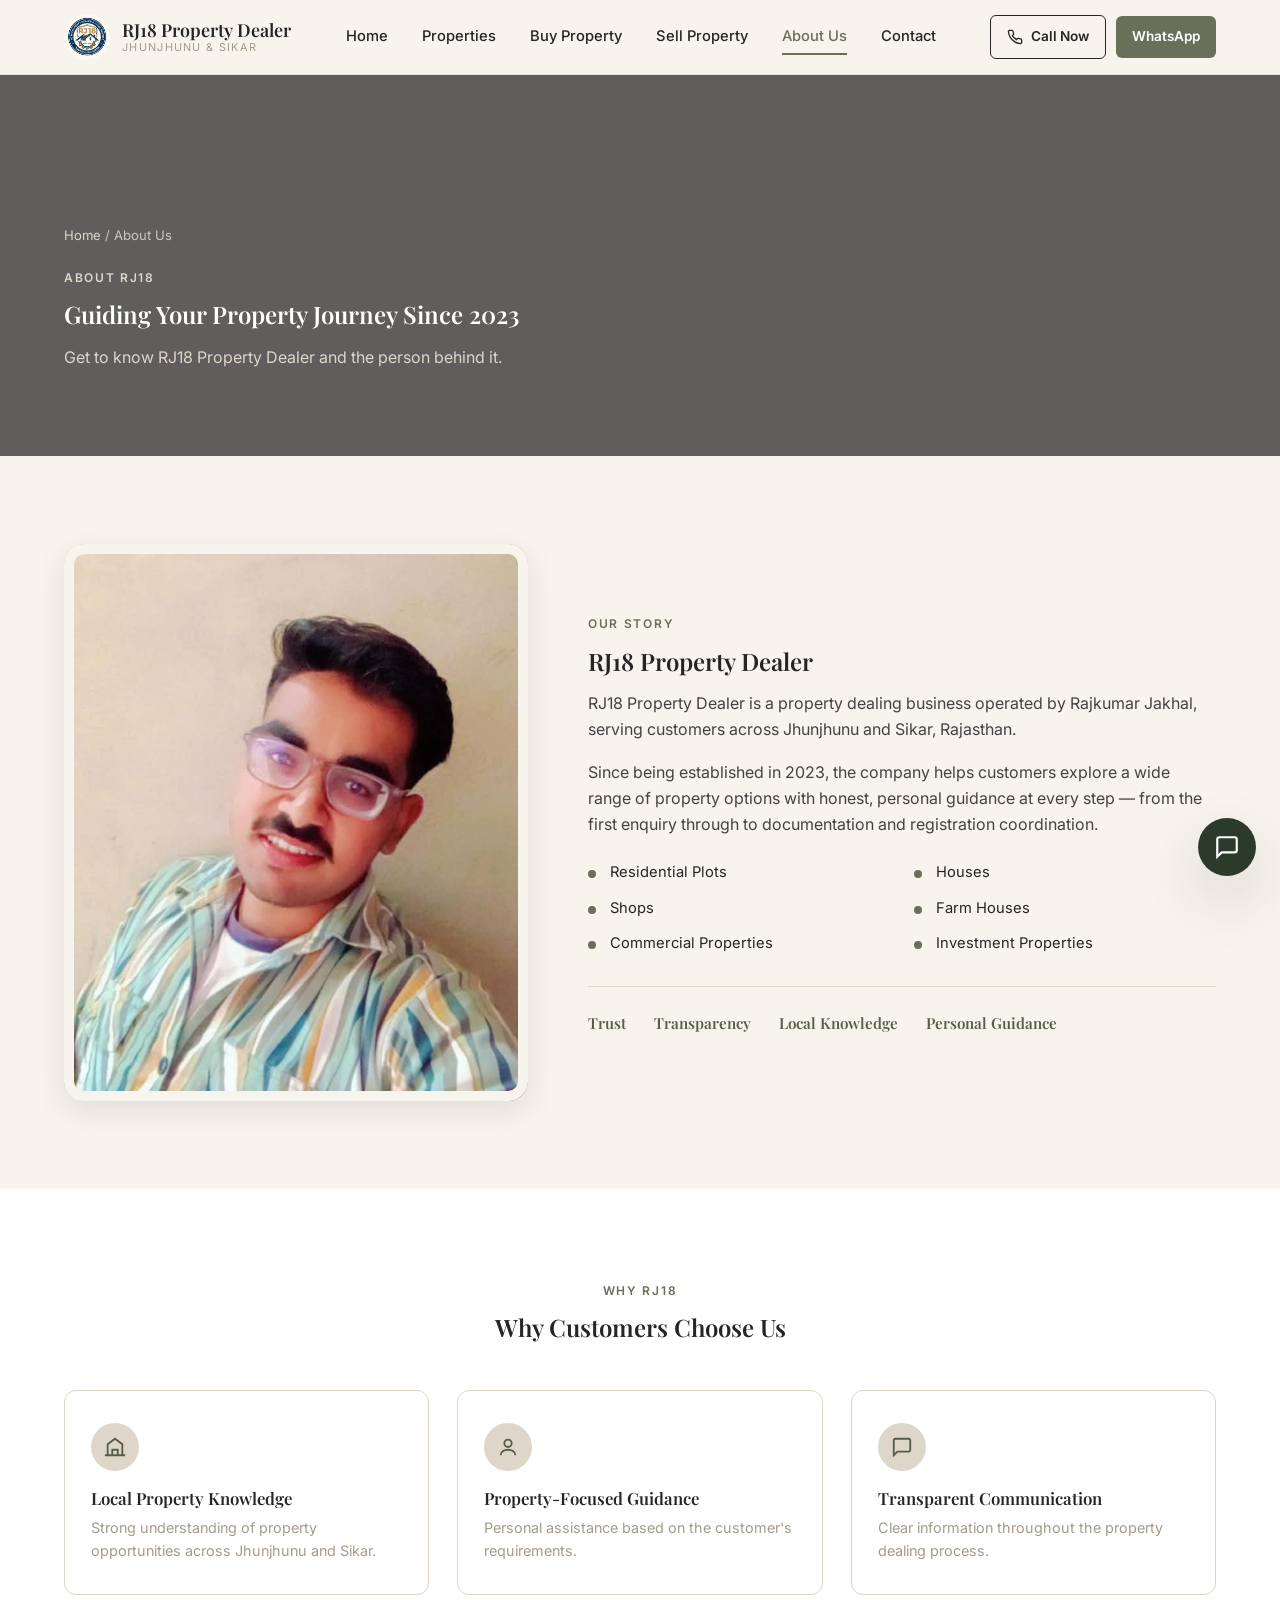
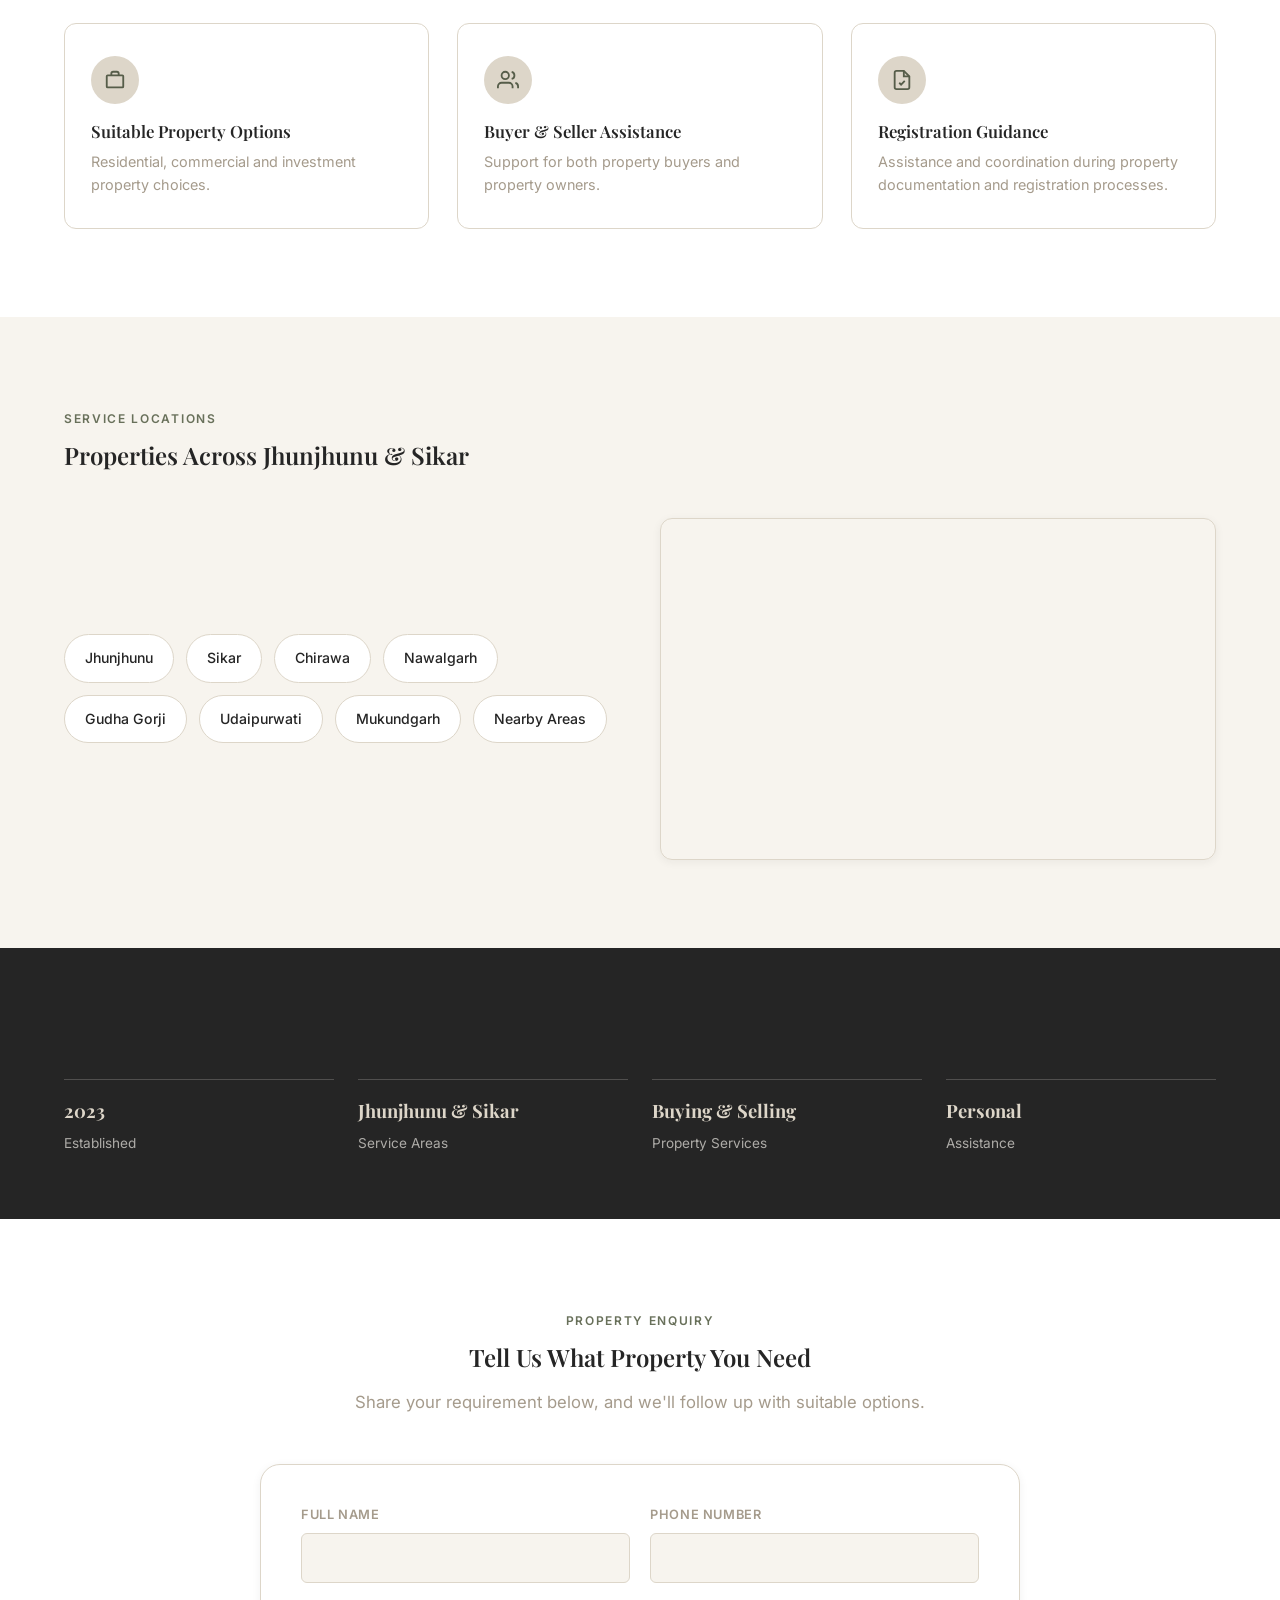
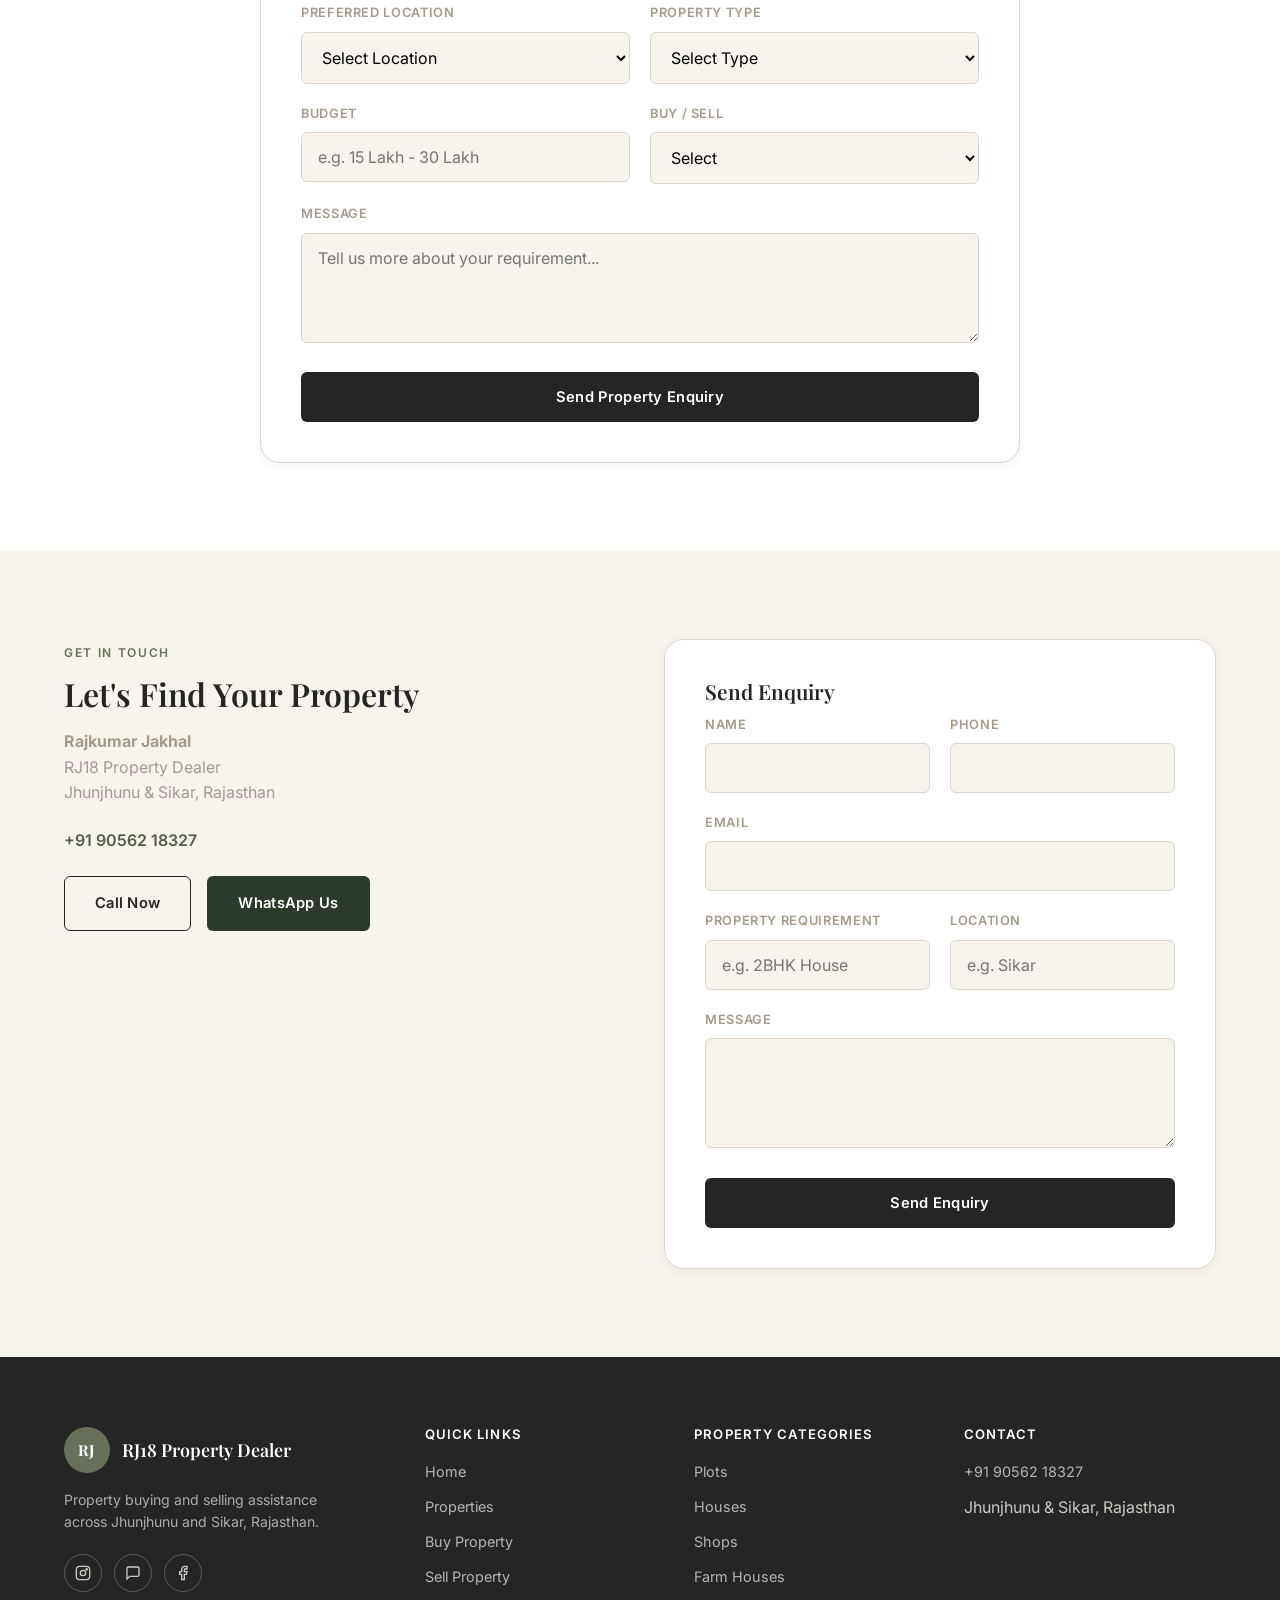
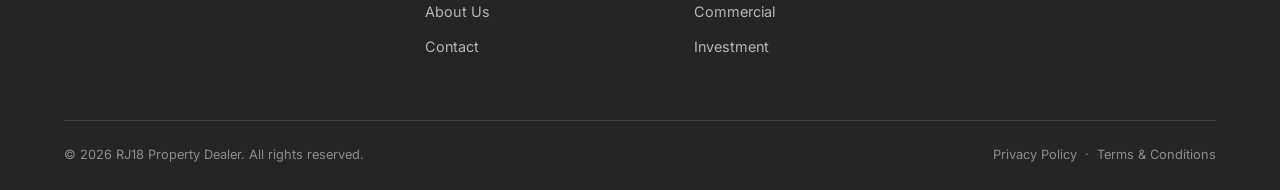
<file: about.html>
<!DOCTYPE html>
<html lang="en">
<head>
<meta charset="UTF-8">
<meta name="viewport" content="width=device-width, initial-scale=1.0">
<title>About Us &amp; Contact | RJ18 Property Dealer — Jhunjhunu &amp; Sikar</title>
<meta name="description" content="Learn about RJ18 Property Dealer, operated by Rajkumar Jakhal, and get in touch for property buying, selling and consultation across Jhunjhunu and Sikar.">
<link rel="preconnect" href="https://fonts.googleapis.com">
<link href="https://fonts.googleapis.com/css2?family=Playfair+Display:wght@500;600;700&family=Inter:wght@400;500;600;700&display=swap" rel="stylesheet">
<link rel="stylesheet" href="style.css?v=2">
</head>
<body>

<header class="site-header">
  <div class="header-inner">
    <a href="index.html" class="brand">
      <div class="brand-mark"><img src="images/logo.png" alt="RJ18 Property Dealer Logo"></div>
      <div class="brand-text">
        <span class="brand-name">RJ18 Property Dealer</span>
        <span class="brand-sub">Jhunjhunu &amp; Sikar</span>
      </div>
    </a>
    <nav class="main-nav" id="mainNav">
      <a href="index.html">Home</a>
      <a href="properties.html">Properties</a>
      <a href="buy-property.html">Buy Property</a>
      <a href="sell-property.html">Sell Property</a>
      <a href="about.html" class="active">About Us</a>
      <a href="about.html#contact">Contact</a>
    </nav>
    <div class="header-actions">
      <a href="#" data-call class="icon-btn call-btn">
        <svg width="16" height="16" viewBox="0 0 24 24" fill="none" stroke="currentColor" stroke-width="2"><path d="M22 16.92v3a2 2 0 0 1-2.18 2 19.79 19.79 0 0 1-8.63-3.07 19.5 19.5 0 0 1-6-6 19.79 19.79 0 0 1-3.07-8.67A2 2 0 0 1 4.11 2h3a2 2 0 0 1 2 1.72c.127.96.362 1.903.7 2.81a2 2 0 0 1-.45 2.11L8.09 9.91a16 16 0 0 0 6 6l1.27-1.27a2 2 0 0 1 2.11-.45c.907.338 1.85.573 2.81.7A2 2 0 0 1 22 16.92z"/></svg>
        <span class="call-label">Call Now</span>
      </a>
      <a href="#" data-wa class="icon-btn wa-btn">WhatsApp</a>
      <button class="menu-toggle" id="menuToggle" aria-label="Toggle menu" aria-expanded="false"><span></span><span></span><span></span></button>
    </div>
  </div>
</header>

<section class="page-hero" style="background-image:url('https://images.unsplash.com/photo-1592595896616-c37162298647?auto=format&fit=crop&w=1800&q=80');">
  <div class="container">
    <div class="breadcrumb"><a href="index.html">Home</a> / About Us</div>
    <span class="eyebrow">About RJ18</span>
    <h1>Guiding Your Property Journey Since 2023</h1>
    <p>Get to know RJ18 Property Dealer and the person behind it.</p>
  </div>
</section>

<!-- ===================== ABOUT SPLIT ===================== -->
<section class="section">
  <div class="container about-split">
    <div class="about-photo reveal">
      <img src="images/rajkumar-jakhal.jpg" alt="Rajkumar Jakhal, Proprietor of RJ18 Property Dealer">
    </div>
    <div class="about-copy reveal">
      <span class="eyebrow">Our Story</span>
      <h2>RJ18 Property Dealer</h2>
      <p>RJ18 Property Dealer is a property dealing business operated by Rajkumar Jakhal, serving customers across Jhunjhunu and Sikar, Rajasthan.</p>
      <p>Since being established in 2023, the company helps customers explore a wide range of property options with honest, personal guidance at every step — from the first enquiry through to documentation and registration coordination.</p>
      <ul class="about-list">
        <li>Residential Plots</li>
        <li>Houses</li>
        <li>Shops</li>
        <li>Farm Houses</li>
        <li>Commercial Properties</li>
        <li>Investment Properties</li>
      </ul>
      <div class="about-values">
        <div>Trust</div><div>Transparency</div><div>Local Knowledge</div><div>Personal Guidance</div>
      </div>
    </div>
  </div>
</section>

<!-- ===================== WHY CHOOSE RJ18 ===================== -->
<section class="section" style="background:var(--white);">
  <div class="container">
    <div class="section-head center reveal">
      <span class="eyebrow">Why RJ18</span>
      <h2>Why Customers Choose Us</h2>
    </div>
    <div class="features-grid">
      <div class="feature-card reveal">
        <div class="feature-icon"><svg width="22" height="22" viewBox="0 0 24 24" fill="none" stroke="currentColor" stroke-width="2"><path d="M1 21h22M4 21V9l8-6 8 6v12M9 21v-6h6v6"/></svg></div>
        <h3>Local Property Knowledge</h3>
        <p>Strong understanding of property opportunities across Jhunjhunu and Sikar.</p>
      </div>
      <div class="feature-card reveal">
        <div class="feature-icon"><svg width="22" height="22" viewBox="0 0 24 24" fill="none" stroke="currentColor" stroke-width="2"><circle cx="12" cy="8" r="4"/><path d="M4 21c0-4 4-6 8-6s8 2 8 6"/></svg></div>
        <h3>Property-Focused Guidance</h3>
        <p>Personal assistance based on the customer's requirements.</p>
      </div>
      <div class="feature-card reveal">
        <div class="feature-icon"><svg width="22" height="22" viewBox="0 0 24 24" fill="none" stroke="currentColor" stroke-width="2"><path d="M21 15a2 2 0 0 1-2 2H7l-4 4V5a2 2 0 0 1 2-2h14a2 2 0 0 1 2 2z"/></svg></div>
        <h3>Transparent Communication</h3>
        <p>Clear information throughout the property dealing process.</p>
      </div>
      <div class="feature-card reveal">
        <div class="feature-icon"><svg width="22" height="22" viewBox="0 0 24 24" fill="none" stroke="currentColor" stroke-width="2"><rect x="3" y="7" width="18" height="13" rx="1"/><path d="M8 7V5a2 2 0 0 1 2-2h4a2 2 0 0 1 2 2v2"/></svg></div>
        <h3>Suitable Property Options</h3>
        <p>Residential, commercial and investment property choices.</p>
      </div>
      <div class="feature-card reveal">
        <div class="feature-icon"><svg width="22" height="22" viewBox="0 0 24 24" fill="none" stroke="currentColor" stroke-width="2"><path d="M17 21v-2a4 4 0 0 0-4-4H5a4 4 0 0 0-4 4v2"/><circle cx="9" cy="7" r="4"/><path d="M23 21v-2a4 4 0 0 0-3-3.87M16 3.13a4 4 0 0 1 0 7.75"/></svg></div>
        <h3>Buyer &amp; Seller Assistance</h3>
        <p>Support for both property buyers and property owners.</p>
      </div>
      <div class="feature-card reveal">
        <div class="feature-icon"><svg width="22" height="22" viewBox="0 0 24 24" fill="none" stroke="currentColor" stroke-width="2"><path d="M14 2H6a2 2 0 0 0-2 2v16a2 2 0 0 0 2 2h12a2 2 0 0 0 2-2V8z"/><path d="M14 2v6h6M9 15l2 2 4-4"/></svg></div>
        <h3>Registration Guidance</h3>
        <p>Assistance and coordination during property documentation and registration processes.</p>
      </div>
    </div>
  </div>
</section>

<!-- ===================== SERVICE LOCATIONS ===================== -->
<section class="section">
  <div class="container">
    <div class="section-head reveal">
      <span class="eyebrow">Service Locations</span>
      <h2>Properties Across Jhunjhunu &amp; Sikar</h2>
    </div>
    <div class="locations-wrap">
      <div class="location-chips reveal">
        <span class="location-chip">Jhunjhunu</span>
        <span class="location-chip">Sikar</span>
        <span class="location-chip">Chirawa</span>
        <span class="location-chip">Nawalgarh</span>
        <span class="location-chip">Gudha Gorji</span>
        <span class="location-chip">Udaipurwati</span>
        <span class="location-chip">Mukundgarh</span>
        <span class="location-chip">Nearby Areas</span>
      </div>
      <div class="map-embed reveal">
        <iframe src="https://www.google.com/maps?q=Jhunjhunu,Rajasthan&output=embed" loading="lazy" referrerpolicy="no-referrer-when-downgrade" title="RJ18 Property Dealer service area map"></iframe>
      </div>
    </div>
  </div>
</section>

<!-- ===================== TRUST STRIP ===================== -->
<section class="trust-strip">
  <div class="container">
    <h2 class="reveal">Your Property Journey, Guided With Trust.</h2>
    <div class="trust-facts">
      <div class="trust-fact reveal"><strong>2023</strong><span>Established</span></div>
      <div class="trust-fact reveal"><strong>Jhunjhunu &amp; Sikar</strong><span>Service Areas</span></div>
      <div class="trust-fact reveal"><strong>Buying &amp; Selling</strong><span>Property Services</span></div>
      <div class="trust-fact reveal"><strong>Personal</strong><span>Assistance</span></div>
    </div>
  </div>
</section>

<!-- ===================== PROPERTY ENQUIRY ===================== -->
<section class="section" style="background:var(--white);">
  <div class="container">
    <div class="section-head center reveal">
      <span class="eyebrow">Property Enquiry</span>
      <h2>Tell Us What Property You Need</h2>
      <p>Share your requirement below, and we'll follow up with suitable options.</p>
    </div>
    <div class="reveal" style="max-width:760px; margin:0 auto;">
      <div class="form-card">
        <form data-form="enquiry">
          <div class="form-grid">
            <div>
              <label for="e-name">Full Name</label>
              <input type="text" id="e-name" name="name" required>
            </div>
            <div>
              <label for="e-phone">Phone Number</label>
              <input type="tel" id="e-phone" name="phone" pattern="[0-9+\s-]{7,15}" required>
            </div>
            <div>
              <label for="e-location">Preferred Location</label>
              <select id="e-location" name="location">
                <option value="">Select Location</option>
                <option>Jhunjhunu</option>
                <option>Sikar</option>
                <option>Chirawa</option>
                <option>Nawalgarh</option>
                <option>Gudha Gorji</option>
                <option>Udaipurwati</option>
                <option>Mukundgarh</option>
              </select>
            </div>
            <div>
              <label for="e-type">Property Type</label>
              <select id="e-type" name="propertyType">
                <option value="">Select Type</option>
                <option>Plot</option>
                <option>House</option>
                <option>Shop</option>
                <option>Farm House</option>
                <option>Commercial</option>
                <option>Investment</option>
              </select>
            </div>
            <div>
              <label for="e-budget">Budget</label>
              <input type="text" id="e-budget" name="budget" placeholder="e.g. 15 Lakh - 30 Lakh">
            </div>
            <div>
              <label for="e-purpose">Buy / Sell</label>
              <select id="e-purpose" name="purpose">
                <option value="">Select</option>
                <option>Buy</option>
                <option>Sell</option>
              </select>
            </div>
            <div class="full">
              <label for="e-message">Message</label>
              <textarea id="e-message" name="message" placeholder="Tell us more about your requirement..."></textarea>
            </div>
          </div>
          <button type="submit" class="btn btn-primary btn-block" style="margin-top:22px;">Send Property Enquiry</button>
        </form>
        <div class="form-success">
          <span>✅ Thank you! Your enquiry has been sent.</span>
          <a href="#" data-wa-submit target="_blank" rel="noopener" class="btn btn-sm btn-wa">Confirm on WhatsApp</a>
        </div>
      </div>
    </div>
  </div>
</section>

<!-- ===================== CONTACT ===================== -->
<section class="section" id="contact">
  <div class="container split-panel">
    <div class="split-copy reveal">
      <span class="eyebrow">Get in Touch</span>
      <h2>Let's Find Your Property</h2>
      <p><strong>Rajkumar Jakhal</strong><br>RJ18 Property Dealer<br>Jhunjhunu &amp; Sikar, Rajasthan</p>
      <p><a href="#" data-call style="color:var(--olive-dark); font-weight:600;">+91 90562 18327</a></p>
      <div class="hero-actions" style="margin-top:10px;">
        <a href="#" data-call class="btn btn-outline">Call Now</a>
        <a href="#" data-wa class="btn btn-wa">WhatsApp Us</a>
      </div>
    </div>

    <div class="reveal">
      <div class="form-card">
        <h2 style="font-size:1.3rem;">Send Enquiry</h2>
        <form data-form="contact">
          <div class="form-grid">
            <div>
              <label for="c-name">Name</label>
              <input type="text" id="c-name" name="name" required>
            </div>
            <div>
              <label for="c-phone">Phone</label>
              <input type="tel" id="c-phone" name="phone" pattern="[0-9+\s-]{7,15}" required>
            </div>
            <div class="full">
              <label for="c-email">Email</label>
              <input type="email" id="c-email" name="email">
            </div>
            <div>
              <label for="c-requirement">Property Requirement</label>
              <input type="text" id="c-requirement" name="requirement" placeholder="e.g. 2BHK House">
            </div>
            <div>
              <label for="c-location">Location</label>
              <input type="text" id="c-location" name="location" placeholder="e.g. Sikar">
            </div>
            <div class="full">
              <label for="c-message">Message</label>
              <textarea id="c-message" name="message"></textarea>
            </div>
          </div>
          <button type="submit" class="btn btn-primary btn-block" style="margin-top:22px;">Send Enquiry</button>
        </form>
        <div class="form-success">
          <span>✅ Thank you! We'll be in touch shortly.</span>
          <a href="#" data-wa-submit target="_blank" rel="noopener" class="btn btn-sm btn-wa">Confirm on WhatsApp</a>
        </div>
      </div>
    </div>
  </div>
</section>

<footer class="site-footer">
  <div class="container">
    <div class="footer-grid">
      <div class="footer-brand">
        <a href="index.html" class="brand">
          <div class="brand-mark">RJ</div>
          <div class="brand-text"><span class="brand-name">RJ18 Property Dealer</span></div>
        </a>
        <p>Property buying and selling assistance across Jhunjhunu and Sikar, Rajasthan.</p>
        <div class="footer-social">
          <a href="#" aria-label="Instagram"><svg width="16" height="16" viewBox="0 0 24 24" fill="none" stroke="currentColor" stroke-width="2"><rect x="2" y="2" width="20" height="20" rx="5"/><circle cx="12" cy="12" r="4"/><circle cx="17.5" cy="6.5" r="1"/></svg></a>
          <a href="#" data-wa aria-label="WhatsApp"><svg width="16" height="16" viewBox="0 0 24 24" fill="none" stroke="currentColor" stroke-width="2"><path d="M21 15a2 2 0 0 1-2 2H7l-4 4V5a2 2 0 0 1 2-2h14a2 2 0 0 1 2 2z"/></svg></a>
          <a href="#" aria-label="Facebook"><svg width="16" height="16" viewBox="0 0 24 24" fill="none" stroke="currentColor" stroke-width="2"><path d="M18 2h-3a5 5 0 0 0-5 5v3H7v4h3v8h4v-8h3l1-4h-4V7a1 1 0 0 1 1-1h3z"/></svg></a>
        </div>
      </div>
      <div class="footer-col">
        <h4>Quick Links</h4>
        <a href="index.html">Home</a>
        <a href="properties.html">Properties</a>
        <a href="buy-property.html">Buy Property</a>
        <a href="sell-property.html">Sell Property</a>
        <a href="about.html">About Us</a>
        <a href="about.html#contact">Contact</a>
      </div>
      <div class="footer-col">
        <h4>Property Categories</h4>
        <a href="properties.html?propertyType=plot">Plots</a>
        <a href="properties.html?propertyType=house">Houses</a>
        <a href="properties.html?propertyType=shop">Shops</a>
        <a href="properties.html?propertyType=farmhouse">Farm Houses</a>
        <a href="properties.html?propertyType=commercial">Commercial</a>
        <a href="properties.html?propertyType=investment">Investment</a>
      </div>
      <div class="footer-col">
        <h4>Contact</h4>
        <a href="#" data-call>+91 90562 18327</a>
        <span>Jhunjhunu &amp; Sikar, Rajasthan</span>
      </div>
    </div>
    <div class="footer-bottom">
      <span>&copy; <span data-year></span> RJ18 Property Dealer. All rights reserved.</span>
      <span><a href="#">Privacy Policy</a> &nbsp;&middot;&nbsp; <a href="#">Terms &amp; Conditions</a></span>
    </div>
  </div>
</footer>

<a href="#" data-wa class="float-wa" aria-label="Chat on WhatsApp">
  <svg width="26" height="26" viewBox="0 0 24 24" fill="none" stroke="white" stroke-width="2"><path d="M21 15a2 2 0 0 1-2 2H7l-4 4V5a2 2 0 0 1 2-2h14a2 2 0 0 1 2 2z"/></svg>
</a>
<div class="mobile-call-bar">
  <a href="#" data-call class="m-call">Call Now</a>
  <a href="#" data-wa class="m-wa">WhatsApp</a>
</div>

<script src="script.js?v=2"></script>
</body>
</html>
</file>
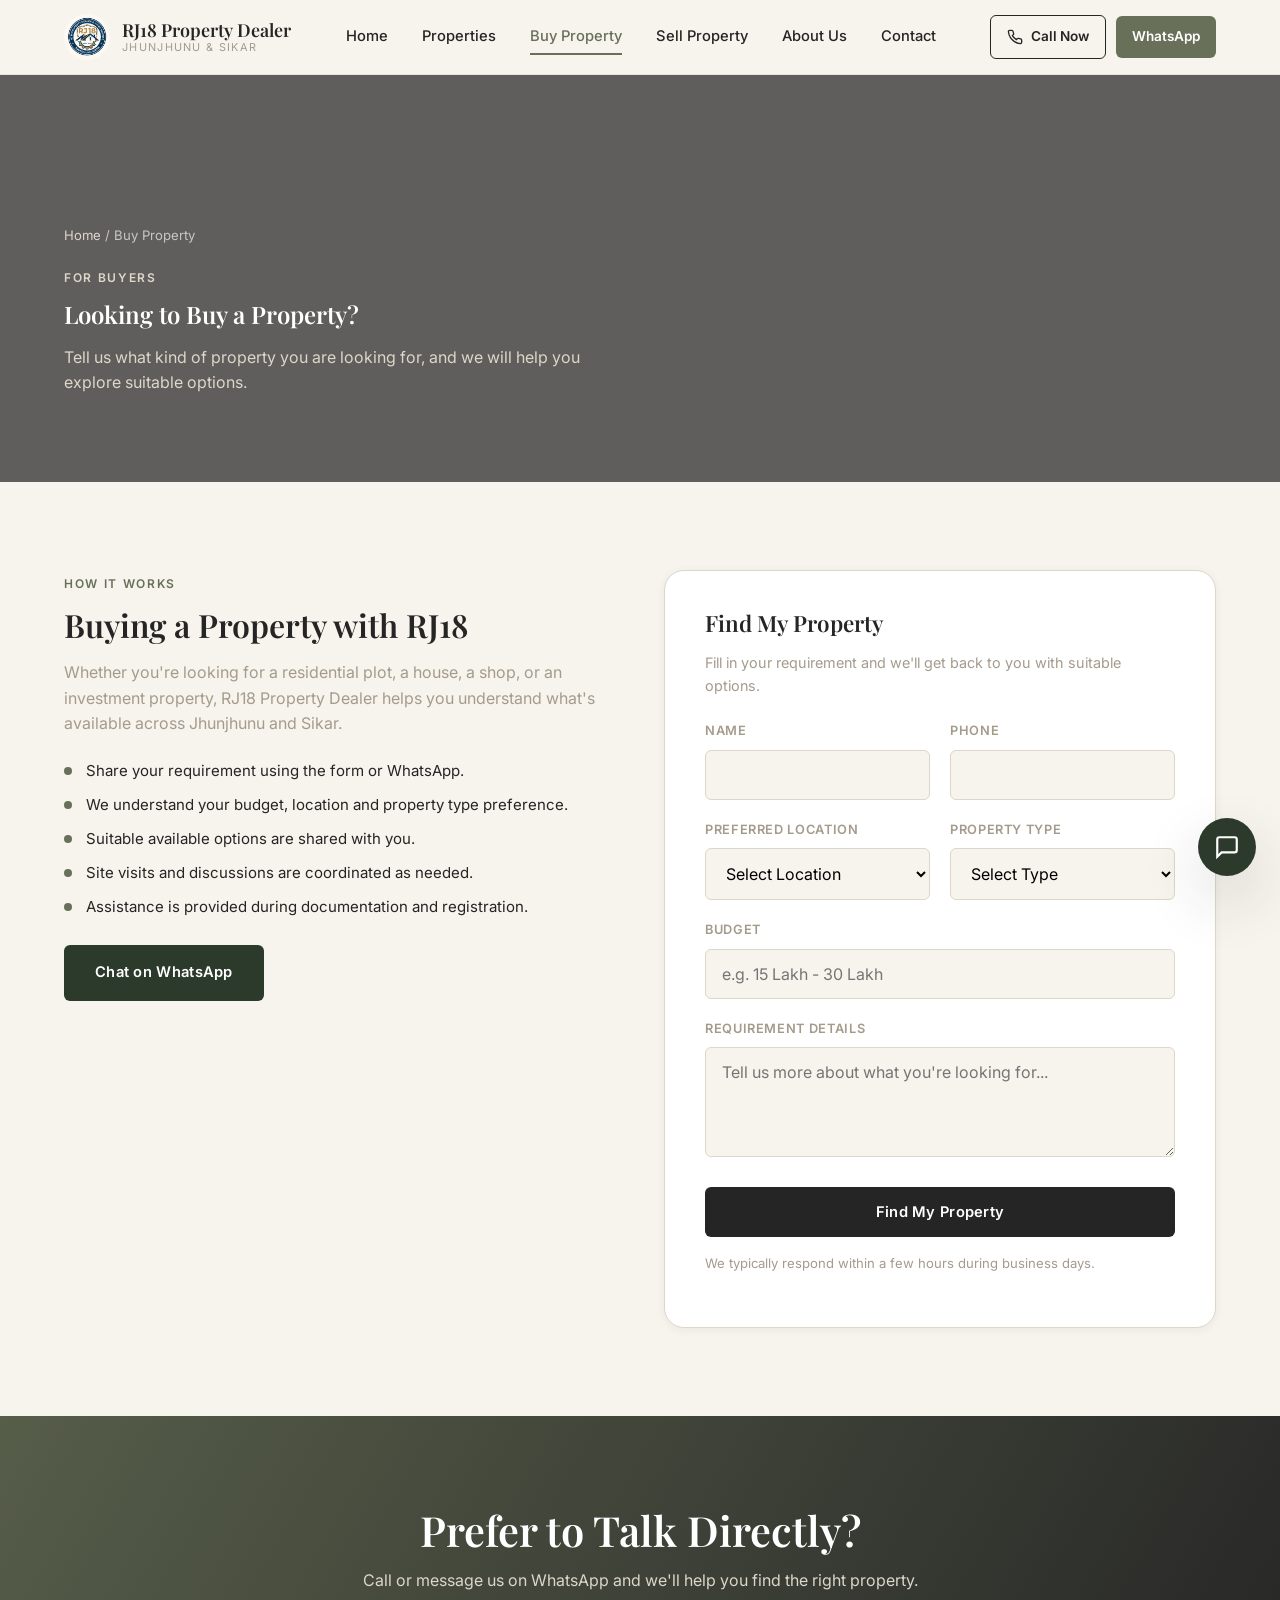
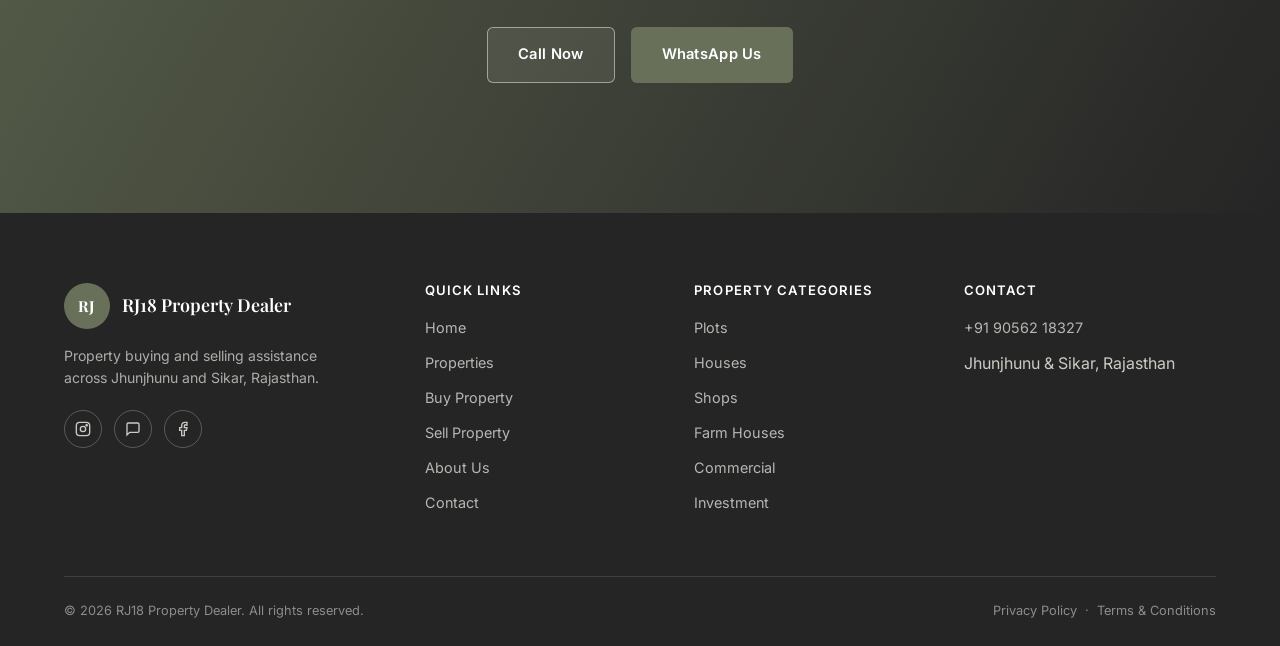
<file: buy-property.html>
<!DOCTYPE html>
<html lang="en">
<head>
<meta charset="UTF-8">
<meta name="viewport" content="width=device-width, initial-scale=1.0">
<title>Buy Property | RJ18 Property Dealer — Jhunjhunu &amp; Sikar</title>
<meta name="description" content="Looking to buy a property in Jhunjhunu or Sikar? Share your requirement with RJ18 Property Dealer and explore suitable plots, houses, shops and commercial options.">
<link rel="preconnect" href="https://fonts.googleapis.com">
<link href="https://fonts.googleapis.com/css2?family=Playfair+Display:wght@500;600;700&family=Inter:wght@400;500;600;700&display=swap" rel="stylesheet">
<link rel="stylesheet" href="style.css?v=2">
</head>
<body>

<header class="site-header">
  <div class="header-inner">
    <a href="index.html" class="brand">
      <div class="brand-mark"><img src="images/logo.png" alt="RJ18 Property Dealer Logo"></div>
      <div class="brand-text">
        <span class="brand-name">RJ18 Property Dealer</span>
        <span class="brand-sub">Jhunjhunu &amp; Sikar</span>
      </div>
    </a>
    <nav class="main-nav" id="mainNav">
      <a href="index.html">Home</a>
      <a href="properties.html">Properties</a>
      <a href="buy-property.html" class="active">Buy Property</a>
      <a href="sell-property.html">Sell Property</a>
      <a href="about.html">About Us</a>
      <a href="about.html#contact">Contact</a>
    </nav>
    <div class="header-actions">
      <a href="#" data-call class="icon-btn call-btn">
        <svg width="16" height="16" viewBox="0 0 24 24" fill="none" stroke="currentColor" stroke-width="2"><path d="M22 16.92v3a2 2 0 0 1-2.18 2 19.79 19.79 0 0 1-8.63-3.07 19.5 19.5 0 0 1-6-6 19.79 19.79 0 0 1-3.07-8.67A2 2 0 0 1 4.11 2h3a2 2 0 0 1 2 1.72c.127.96.362 1.903.7 2.81a2 2 0 0 1-.45 2.11L8.09 9.91a16 16 0 0 0 6 6l1.27-1.27a2 2 0 0 1 2.11-.45c.907.338 1.85.573 2.81.7A2 2 0 0 1 22 16.92z"/></svg>
        <span class="call-label">Call Now</span>
      </a>
      <a href="#" data-wa class="icon-btn wa-btn">WhatsApp</a>
      <button class="menu-toggle" id="menuToggle" aria-label="Toggle menu" aria-expanded="false"><span></span><span></span><span></span></button>
    </div>
  </div>
</header>

<section class="page-hero" style="background-image:url('https://images.unsplash.com/photo-1512918728675-ed5a9ecdebfd?auto=format&fit=crop&w=1800&q=80');">
  <div class="container">
    <div class="breadcrumb"><a href="index.html">Home</a> / Buy Property</div>
    <span class="eyebrow">For Buyers</span>
    <h1>Looking to Buy a Property?</h1>
    <p>Tell us what kind of property you are looking for, and we will help you explore suitable options.</p>
  </div>
</section>

<section class="section">
  <div class="container split-panel">
    <div class="split-copy reveal">
      <span class="eyebrow">How It Works</span>
      <h2>Buying a Property with RJ18</h2>
      <p>Whether you're looking for a residential plot, a house, a shop, or an investment property, RJ18 Property Dealer helps you understand what's available across Jhunjhunu and Sikar.</p>
      <ul>
        <li>Share your requirement using the form or WhatsApp.</li>
        <li>We understand your budget, location and property type preference.</li>
        <li>Suitable available options are shared with you.</li>
        <li>Site visits and discussions are coordinated as needed.</li>
        <li>Assistance is provided during documentation and registration.</li>
      </ul>
      <a href="#" data-wa data-wa-msg="Hello RJ18 Property Dealer, I am interested in buying a property. Please share available options." class="btn btn-wa">Chat on WhatsApp</a>
    </div>

    <div class="reveal">
      <div class="form-card">
        <h2 style="font-size:1.4rem;">Find My Property</h2>
        <p style="color:var(--taupe); font-size:.9rem; margin-bottom:24px;">Fill in your requirement and we'll get back to you with suitable options.</p>
        <form data-form="buy">
          <div class="form-grid">
            <div>
              <label for="b-name">Name</label>
              <input type="text" id="b-name" name="name" required>
            </div>
            <div>
              <label for="b-phone">Phone</label>
              <input type="tel" id="b-phone" name="phone" pattern="[0-9+\s-]{7,15}" required>
            </div>
            <div>
              <label for="b-location">Preferred Location</label>
              <select id="b-location" name="location" required>
                <option value="">Select Location</option>
                <option>Jhunjhunu</option>
                <option>Sikar</option>
                <option>Chirawa</option>
                <option>Nawalgarh</option>
                <option>Gudha Gorji</option>
                <option>Udaipurwati</option>
                <option>Mukundgarh</option>
                <option>Other / Not Sure</option>
              </select>
            </div>
            <div>
              <label for="b-type">Property Type</label>
              <select id="b-type" name="propertyType" required>
                <option value="">Select Type</option>
                <option>Plot</option>
                <option>House</option>
                <option>Shop</option>
                <option>Farm House</option>
                <option>Commercial</option>
                <option>Investment</option>
              </select>
            </div>
            <div class="full">
              <label for="b-budget">Budget</label>
              <input type="text" id="b-budget" name="budget" placeholder="e.g. 15 Lakh - 30 Lakh">
            </div>
            <div class="full">
              <label for="b-requirement">Requirement Details</label>
              <textarea id="b-requirement" name="requirement" placeholder="Tell us more about what you're looking for..."></textarea>
            </div>
          </div>
          <button type="submit" class="btn btn-primary btn-block" style="margin-top:22px;">Find My Property</button>
          <p class="form-note">We typically respond within a few hours during business days.</p>
        </form>
        <div class="form-success">
          <span>✅ Thank you! Your requirement has been noted.</span>
          <a href="#" data-wa-submit target="_blank" rel="noopener" class="btn btn-sm btn-wa">Confirm on WhatsApp</a>
        </div>
      </div>
    </div>
  </div>
</section>

<section class="final-cta">
  <div class="container">
    <h2 class="reveal">Prefer to Talk Directly?</h2>
    <p class="reveal">Call or message us on WhatsApp and we'll help you find the right property.</p>
    <div class="hero-actions reveal">
      <a href="#" data-call class="btn btn-ghost-light">Call Now</a>
      <a href="#" data-wa class="btn btn-olive">WhatsApp Us</a>
    </div>
  </div>
</section>

<footer class="site-footer">
  <div class="container">
    <div class="footer-grid">
      <div class="footer-brand">
        <a href="index.html" class="brand">
          <div class="brand-mark">RJ</div>
          <div class="brand-text"><span class="brand-name">RJ18 Property Dealer</span></div>
        </a>
        <p>Property buying and selling assistance across Jhunjhunu and Sikar, Rajasthan.</p>
        <div class="footer-social">
          <a href="#" aria-label="Instagram"><svg width="16" height="16" viewBox="0 0 24 24" fill="none" stroke="currentColor" stroke-width="2"><rect x="2" y="2" width="20" height="20" rx="5"/><circle cx="12" cy="12" r="4"/><circle cx="17.5" cy="6.5" r="1"/></svg></a>
          <a href="#" data-wa aria-label="WhatsApp"><svg width="16" height="16" viewBox="0 0 24 24" fill="none" stroke="currentColor" stroke-width="2"><path d="M21 15a2 2 0 0 1-2 2H7l-4 4V5a2 2 0 0 1 2-2h14a2 2 0 0 1 2 2z"/></svg></a>
          <a href="#" aria-label="Facebook"><svg width="16" height="16" viewBox="0 0 24 24" fill="none" stroke="currentColor" stroke-width="2"><path d="M18 2h-3a5 5 0 0 0-5 5v3H7v4h3v8h4v-8h3l1-4h-4V7a1 1 0 0 1 1-1h3z"/></svg></a>
        </div>
      </div>
      <div class="footer-col">
        <h4>Quick Links</h4>
        <a href="index.html">Home</a>
        <a href="properties.html">Properties</a>
        <a href="buy-property.html">Buy Property</a>
        <a href="sell-property.html">Sell Property</a>
        <a href="about.html">About Us</a>
        <a href="about.html#contact">Contact</a>
      </div>
      <div class="footer-col">
        <h4>Property Categories</h4>
        <a href="properties.html?propertyType=plot">Plots</a>
        <a href="properties.html?propertyType=house">Houses</a>
        <a href="properties.html?propertyType=shop">Shops</a>
        <a href="properties.html?propertyType=farmhouse">Farm Houses</a>
        <a href="properties.html?propertyType=commercial">Commercial</a>
        <a href="properties.html?propertyType=investment">Investment</a>
      </div>
      <div class="footer-col">
        <h4>Contact</h4>
        <a href="#" data-call>+91 90562 18327</a>
        <span>Jhunjhunu &amp; Sikar, Rajasthan</span>
      </div>
    </div>
    <div class="footer-bottom">
      <span>&copy; <span data-year></span> RJ18 Property Dealer. All rights reserved.</span>
      <span><a href="#">Privacy Policy</a> &nbsp;&middot;&nbsp; <a href="#">Terms &amp; Conditions</a></span>
    </div>
  </div>
</footer>

<a href="#" data-wa class="float-wa" aria-label="Chat on WhatsApp">
  <svg width="26" height="26" viewBox="0 0 24 24" fill="none" stroke="white" stroke-width="2"><path d="M21 15a2 2 0 0 1-2 2H7l-4 4V5a2 2 0 0 1 2-2h14a2 2 0 0 1 2 2z"/></svg>
</a>
<div class="mobile-call-bar">
  <a href="#" data-call class="m-call">Call Now</a>
  <a href="#" data-wa class="m-wa">WhatsApp</a>
</div>

<script src="script.js?v=2"></script>
</body>
</html>
</file>
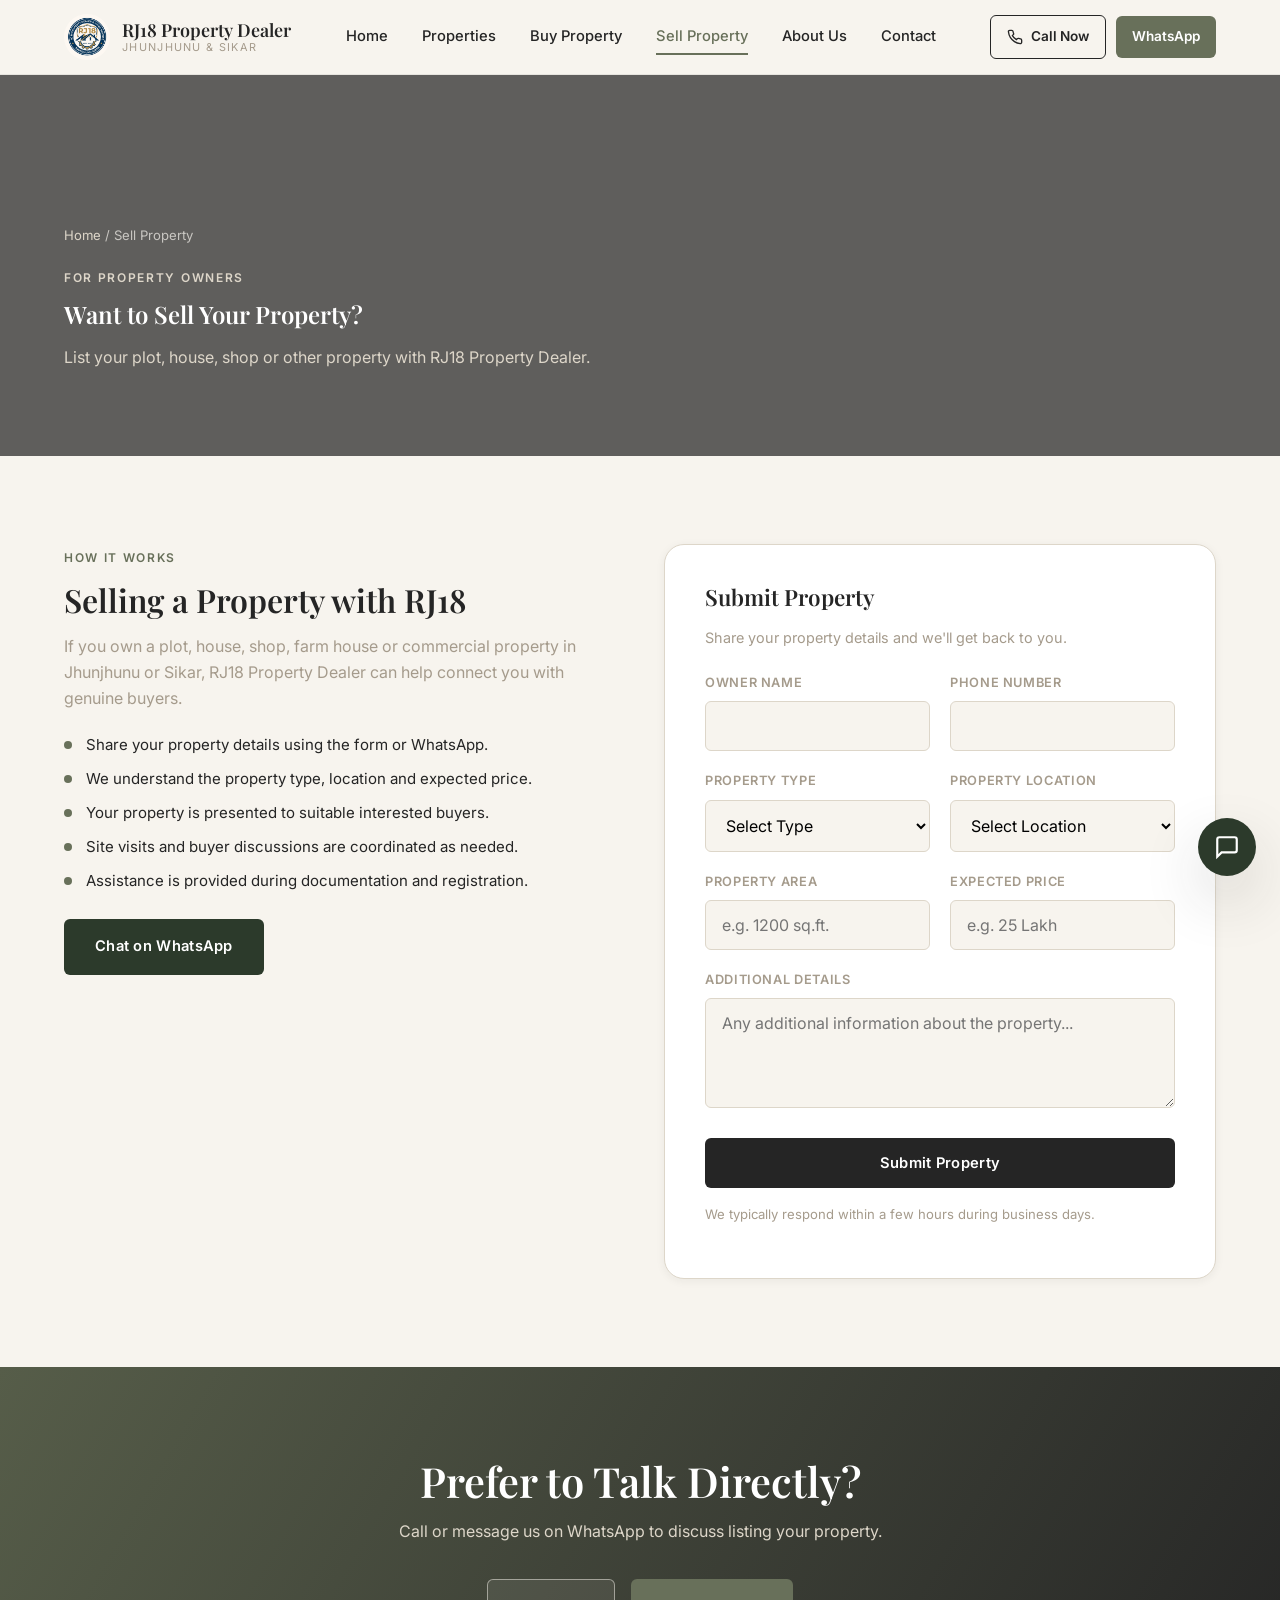
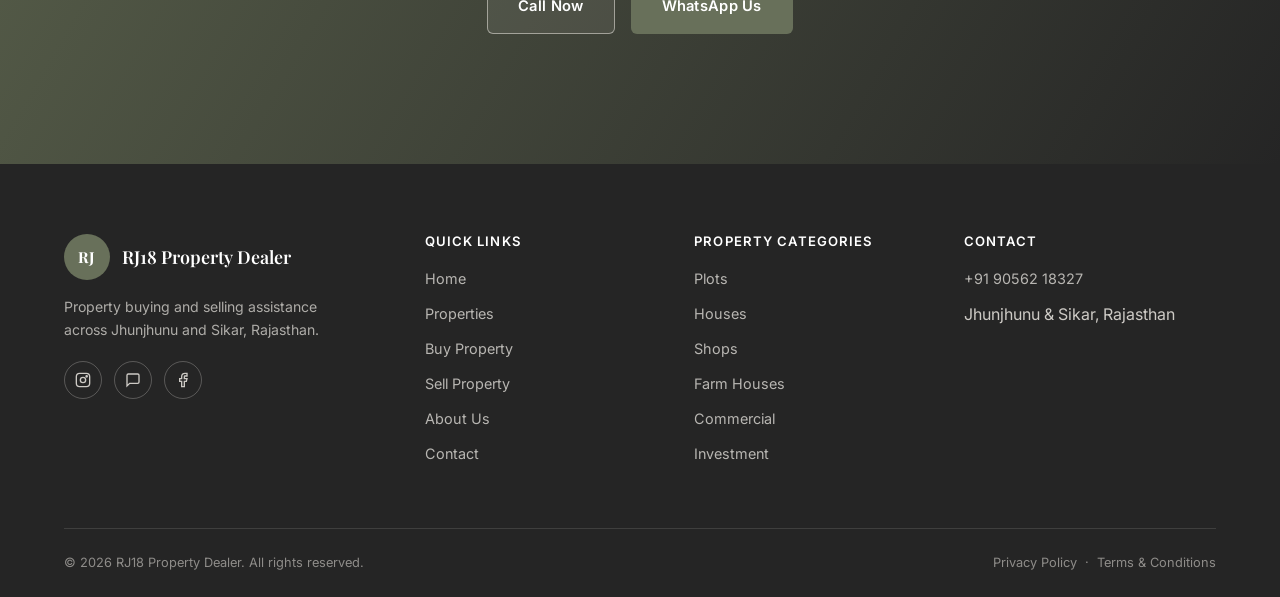
<file: sell-property.html>
<!DOCTYPE html>
<html lang="en">
<head>
<meta charset="UTF-8">
<meta name="viewport" content="width=device-width, initial-scale=1.0">
<title>Sell Property | RJ18 Property Dealer — Jhunjhunu &amp; Sikar</title>
<meta name="description" content="List your plot, house, shop or other property with RJ18 Property Dealer and reach genuine buyers across Jhunjhunu and Sikar, Rajasthan.">
<link rel="preconnect" href="https://fonts.googleapis.com">
<link href="https://fonts.googleapis.com/css2?family=Playfair+Display:wght@500;600;700&family=Inter:wght@400;500;600;700&display=swap" rel="stylesheet">
<link rel="stylesheet" href="style.css?v=2">
</head>
<body>

<header class="site-header">
  <div class="header-inner">
    <a href="index.html" class="brand">
      <div class="brand-mark"><img src="images/logo.png" alt="RJ18 Property Dealer Logo"></div>
      <div class="brand-text">
        <span class="brand-name">RJ18 Property Dealer</span>
        <span class="brand-sub">Jhunjhunu &amp; Sikar</span>
      </div>
    </a>
    <nav class="main-nav" id="mainNav">
      <a href="index.html">Home</a>
      <a href="properties.html">Properties</a>
      <a href="buy-property.html">Buy Property</a>
      <a href="sell-property.html" class="active">Sell Property</a>
      <a href="about.html">About Us</a>
      <a href="about.html#contact">Contact</a>
    </nav>
    <div class="header-actions">
      <a href="#" data-call class="icon-btn call-btn">
        <svg width="16" height="16" viewBox="0 0 24 24" fill="none" stroke="currentColor" stroke-width="2"><path d="M22 16.92v3a2 2 0 0 1-2.18 2 19.79 19.79 0 0 1-8.63-3.07 19.5 19.5 0 0 1-6-6 19.79 19.79 0 0 1-3.07-8.67A2 2 0 0 1 4.11 2h3a2 2 0 0 1 2 1.72c.127.96.362 1.903.7 2.81a2 2 0 0 1-.45 2.11L8.09 9.91a16 16 0 0 0 6 6l1.27-1.27a2 2 0 0 1 2.11-.45c.907.338 1.85.573 2.81.7A2 2 0 0 1 22 16.92z"/></svg>
        <span class="call-label">Call Now</span>
      </a>
      <a href="#" data-wa class="icon-btn wa-btn">WhatsApp</a>
      <button class="menu-toggle" id="menuToggle" aria-label="Toggle menu" aria-expanded="false"><span></span><span></span><span></span></button>
    </div>
  </div>
</header>

<section class="page-hero" style="background-image:url('https://images.unsplash.com/photo-1449844908441-8829872d2607?auto=format&fit=crop&w=1800&q=80');">
  <div class="container">
    <div class="breadcrumb"><a href="index.html">Home</a> / Sell Property</div>
    <span class="eyebrow">For Property Owners</span>
    <h1>Want to Sell Your Property?</h1>
    <p>List your plot, house, shop or other property with RJ18 Property Dealer.</p>
  </div>
</section>

<section class="section">
  <div class="container split-panel">
    <div class="split-copy reveal">
      <span class="eyebrow">How It Works</span>
      <h2>Selling a Property with RJ18</h2>
      <p>If you own a plot, house, shop, farm house or commercial property in Jhunjhunu or Sikar, RJ18 Property Dealer can help connect you with genuine buyers.</p>
      <ul>
        <li>Share your property details using the form or WhatsApp.</li>
        <li>We understand the property type, location and expected price.</li>
        <li>Your property is presented to suitable interested buyers.</li>
        <li>Site visits and buyer discussions are coordinated as needed.</li>
        <li>Assistance is provided during documentation and registration.</li>
      </ul>
      <a href="#" data-wa data-wa-msg="Hello RJ18 Property Dealer, I want to sell my property. Please guide me." class="btn btn-wa">Chat on WhatsApp</a>
    </div>

    <div class="reveal">
      <div class="form-card">
        <h2 style="font-size:1.4rem;">Submit Property</h2>
        <p style="color:var(--taupe); font-size:.9rem; margin-bottom:24px;">Share your property details and we'll get back to you.</p>
        <form data-form="sell">
          <div class="form-grid">
            <div>
              <label for="s-owner">Owner Name</label>
              <input type="text" id="s-owner" name="ownerName" required>
            </div>
            <div>
              <label for="s-phone">Phone Number</label>
              <input type="tel" id="s-phone" name="phone" pattern="[0-9+\s-]{7,15}" required>
            </div>
            <div>
              <label for="s-type">Property Type</label>
              <select id="s-type" name="propertyType" required>
                <option value="">Select Type</option>
                <option>Plot</option>
                <option>House</option>
                <option>Shop</option>
                <option>Farm House</option>
                <option>Commercial</option>
                <option>Investment</option>
              </select>
            </div>
            <div>
              <label for="s-location">Property Location</label>
              <select id="s-location" name="location" required>
                <option value="">Select Location</option>
                <option>Jhunjhunu</option>
                <option>Sikar</option>
                <option>Chirawa</option>
                <option>Nawalgarh</option>
                <option>Gudha Gorji</option>
                <option>Udaipurwati</option>
                <option>Mukundgarh</option>
                <option>Other</option>
              </select>
            </div>
            <div>
              <label for="s-area">Property Area</label>
              <input type="text" id="s-area" name="area" placeholder="e.g. 1200 sq.ft." required>
            </div>
            <div>
              <label for="s-price">Expected Price</label>
              <input type="text" id="s-price" name="price" placeholder="e.g. 25 Lakh">
            </div>
            <div class="full">
              <label for="s-details">Additional Details</label>
              <textarea id="s-details" name="details" placeholder="Any additional information about the property..."></textarea>
            </div>
          </div>
          <button type="submit" class="btn btn-primary btn-block" style="margin-top:22px;">Submit Property</button>
          <p class="form-note">We typically respond within a few hours during business days.</p>
        </form>
        <div class="form-success">
          <span>✅ Thank you! Your property details have been received.</span>
          <a href="#" data-wa-submit target="_blank" rel="noopener" class="btn btn-sm btn-wa">Confirm on WhatsApp</a>
        </div>
      </div>
    </div>
  </div>
</section>

<section class="final-cta">
  <div class="container">
    <h2 class="reveal">Prefer to Talk Directly?</h2>
    <p class="reveal">Call or message us on WhatsApp to discuss listing your property.</p>
    <div class="hero-actions reveal">
      <a href="#" data-call class="btn btn-ghost-light">Call Now</a>
      <a href="#" data-wa class="btn btn-olive">WhatsApp Us</a>
    </div>
  </div>
</section>

<footer class="site-footer">
  <div class="container">
    <div class="footer-grid">
      <div class="footer-brand">
        <a href="index.html" class="brand">
          <div class="brand-mark">RJ</div>
          <div class="brand-text"><span class="brand-name">RJ18 Property Dealer</span></div>
        </a>
        <p>Property buying and selling assistance across Jhunjhunu and Sikar, Rajasthan.</p>
        <div class="footer-social">
          <a href="#" aria-label="Instagram"><svg width="16" height="16" viewBox="0 0 24 24" fill="none" stroke="currentColor" stroke-width="2"><rect x="2" y="2" width="20" height="20" rx="5"/><circle cx="12" cy="12" r="4"/><circle cx="17.5" cy="6.5" r="1"/></svg></a>
          <a href="#" data-wa aria-label="WhatsApp"><svg width="16" height="16" viewBox="0 0 24 24" fill="none" stroke="currentColor" stroke-width="2"><path d="M21 15a2 2 0 0 1-2 2H7l-4 4V5a2 2 0 0 1 2-2h14a2 2 0 0 1 2 2z"/></svg></a>
          <a href="#" aria-label="Facebook"><svg width="16" height="16" viewBox="0 0 24 24" fill="none" stroke="currentColor" stroke-width="2"><path d="M18 2h-3a5 5 0 0 0-5 5v3H7v4h3v8h4v-8h3l1-4h-4V7a1 1 0 0 1 1-1h3z"/></svg></a>
        </div>
      </div>
      <div class="footer-col">
        <h4>Quick Links</h4>
        <a href="index.html">Home</a>
        <a href="properties.html">Properties</a>
        <a href="buy-property.html">Buy Property</a>
        <a href="sell-property.html">Sell Property</a>
        <a href="about.html">About Us</a>
        <a href="about.html#contact">Contact</a>
      </div>
      <div class="footer-col">
        <h4>Property Categories</h4>
        <a href="properties.html?propertyType=plot">Plots</a>
        <a href="properties.html?propertyType=house">Houses</a>
        <a href="properties.html?propertyType=shop">Shops</a>
        <a href="properties.html?propertyType=farmhouse">Farm Houses</a>
        <a href="properties.html?propertyType=commercial">Commercial</a>
        <a href="properties.html?propertyType=investment">Investment</a>
      </div>
      <div class="footer-col">
        <h4>Contact</h4>
        <a href="#" data-call>+91 90562 18327</a>
        <span>Jhunjhunu &amp; Sikar, Rajasthan</span>
      </div>
    </div>
    <div class="footer-bottom">
      <span>&copy; <span data-year></span> RJ18 Property Dealer. All rights reserved.</span>
      <span><a href="#">Privacy Policy</a> &nbsp;&middot;&nbsp; <a href="#">Terms &amp; Conditions</a></span>
    </div>
  </div>
</footer>

<a href="#" data-wa class="float-wa" aria-label="Chat on WhatsApp">
  <svg width="26" height="26" viewBox="0 0 24 24" fill="none" stroke="white" stroke-width="2"><path d="M21 15a2 2 0 0 1-2 2H7l-4 4V5a2 2 0 0 1 2-2h14a2 2 0 0 1 2 2z"/></svg>
</a>
<div class="mobile-call-bar">
  <a href="#" data-call class="m-call">Call Now</a>
  <a href="#" data-wa class="m-wa">WhatsApp</a>
</div>

<script src="script.js?v=2"></script>
</body>
</html>
</file>
<file: style.css>
/* ============================================================
   RJ18 PROPERTY DEALER — Shared Stylesheet
   Palette: Ivory / Charcoal / Muted Olive / Warm Beige / Taupe
   ============================================================ */

:root{
  --ivory:#F7F4EE;
  --charcoal:#252525;
  --olive:#68705A;
  --olive-dark:#565D49;
  --beige:#DDD6C9;
  --taupe:#A59B8C;
  --white:#FFFFFF;

  --font-display:'Playfair Display', 'DM Serif Display', serif;
  --font-body:'Inter', 'Manrope', sans-serif;

  --radius-sm:6px;
  --radius-md:12px;
  --radius-lg:20px;

  --shadow-sm:0 2px 10px rgba(37,37,37,0.06);
  --shadow-md:0 10px 30px rgba(37,37,37,0.10);
  --shadow-lg:0 24px 60px rgba(37,37,37,0.16);

  --ease:cubic-bezier(.22,.61,.36,1);
  --container:1200px;
}

*,*::before,*::after{box-sizing:border-box;}
html{scroll-behavior:smooth;}
@media (prefers-reduced-motion: reduce){
  html{scroll-behavior:auto;}
  *,*::before,*::after{animation-duration:0.01ms !important; animation-iteration-count:1 !important; transition-duration:0.01ms !important; scroll-behavior:auto !important;}
}

body{
  margin:0;
  font-family:var(--font-body);
  background:var(--ivory);
  color:var(--charcoal);
  line-height:1.6;
  -webkit-font-smoothing:antialiased;
}

img{max-width:100%; display:block;}
a{color:inherit; text-decoration:none;}
ul{margin:0; padding:0; list-style:none;}
button{font-family:inherit; cursor:pointer;}
input,select,textarea{font-family:inherit; font-size:1rem;}

h1,h2,h3,h4{
  font-family:var(--font-display);
  font-weight:600;
  line-height:1.15;
  margin:0 0 .5em;
  color:var(--charcoal);
}

.container{
  width:100%;
  max-width:var(--container);
  margin:0 auto;
  padding:0 24px;
}

.eyebrow{
  display:inline-block;
  font-size:.75rem;
  letter-spacing:.14em;
  text-transform:uppercase;
  color:var(--olive);
  font-weight:600;
  margin-bottom:14px;
}

.section{padding:88px 0;}
.section-tight{padding:56px 0;}
.section-head{max-width:640px; margin-bottom:48px;}
.section-head p{color:var(--taupe); font-size:1.05rem;}
.section-head.center{margin-left:auto; margin-right:auto; text-align:center;}

/* Focus visibility */
a:focus-visible, button:focus-visible, input:focus-visible, select:focus-visible, textarea:focus-visible{
  outline:2px solid var(--olive);
  outline-offset:3px;
}

/* ---------- Buttons ---------- */
.btn{
  display:inline-flex;
  align-items:center;
  justify-content:center;
  gap:8px;
  padding:15px 30px;
  border-radius:var(--radius-sm);
  font-size:.92rem;
  font-weight:600;
  letter-spacing:.02em;
  border:1px solid transparent;
  transition:transform .35s var(--ease), background .3s ease, color .3s ease, box-shadow .3s ease;
  white-space:nowrap;
}
.btn-primary{background:var(--charcoal); color:var(--white);}
.btn-primary:hover{background:var(--olive); transform:translateY(-2px); box-shadow:var(--shadow-md);}
.btn-outline{background:transparent; color:var(--charcoal); border-color:var(--charcoal);}
.btn-outline:hover{background:var(--charcoal); color:var(--white); transform:translateY(-2px);}
.btn-ghost-light{background:rgba(247,244,238,.08); color:var(--white); border-color:rgba(247,244,238,.5);}
.btn-ghost-light:hover{background:var(--ivory); color:var(--charcoal); transform:translateY(-2px);}
.btn-olive{background:var(--olive); color:var(--white);}
.btn-olive:hover{background:var(--olive-dark); transform:translateY(-2px); box-shadow:var(--shadow-md);}
.btn-wa{background:#2c3a2b; color:var(--white);}
.btn-wa:hover{background:var(--olive); transform:translateY(-2px);}
.btn-sm{padding:10px 18px; font-size:.82rem;}
.btn-block{width:100%;}

/* ============================================================
   HEADER
   ============================================================ */
.site-header{
  position:sticky; top:0; z-index:100;
  background:rgba(247,244,238,.97);
  border-bottom:1px solid rgba(37,37,37,.08);
  transition:box-shadow .3s ease;
}
.site-header.scrolled{box-shadow:0 4px 20px rgba(37,37,37,.06);}
.header-inner{
  display:flex; align-items:center; justify-content:space-between;
  padding:14px 24px; max-width:var(--container); margin:0 auto;
}
.brand{display:flex; align-items:center; gap:12px;}
.brand-mark{
  width:46px; height:46px; border-radius:50%;
  background:var(--charcoal); color:var(--beige);
  display:flex; align-items:center; justify-content:center;
  font-family:var(--font-display); font-weight:700; font-size:.95rem;
  letter-spacing:.02em; flex-shrink:0;
  overflow:hidden;
}
.brand-mark img{width:100%; height:100%; object-fit:cover;}
.brand-text{display:flex; flex-direction:column; line-height:1.15;}
.brand-name{font-family:var(--font-display); font-weight:600; font-size:1.12rem; color:var(--charcoal);}
.brand-sub{font-size:.68rem; letter-spacing:.12em; text-transform:uppercase; color:var(--taupe);}

.main-nav{display:flex; align-items:center; gap:34px;}
.main-nav a{font-size:.92rem; font-weight:500; color:var(--charcoal); position:relative; padding:4px 0;}
.main-nav a::after{
  content:''; position:absolute; left:0; bottom:-2px; width:0; height:1.5px;
  background:var(--olive); transition:width .3s var(--ease);
}
.main-nav a:hover::after, .main-nav a.active::after{width:100%;}
.main-nav a.active{color:var(--olive);}

.header-actions{display:flex; align-items:center; gap:10px;}
.icon-btn{
  display:flex; align-items:center; gap:8px;
  padding:10px 16px; border-radius:var(--radius-sm);
  font-size:.85rem; font-weight:600;
}
.call-btn{border:1px solid var(--charcoal); color:var(--charcoal);}
.call-btn:hover{background:var(--charcoal); color:var(--white);}
.wa-btn{background:var(--olive); color:var(--white);}
.wa-btn:hover{background:var(--olive-dark);}

.menu-toggle{
  display:none; flex-direction:column; gap:5px;
  background:none; border:none; padding:8px;
}
.menu-toggle span{width:24px; height:2px; background:var(--charcoal); transition:all .3s ease;}
.menu-toggle.open span:nth-child(1){transform:translateY(7px) rotate(45deg);}
.menu-toggle.open span:nth-child(2){opacity:0;}
.menu-toggle.open span:nth-child(3){transform:translateY(-7px) rotate(-45deg);}

@media (max-width:900px){
  .header-inner{padding:12px 14px; flex-wrap:nowrap; max-width:100vw;}
  .main-nav{
    position:fixed; top:73px; left:0; right:0; bottom:0;
    min-height:calc(100vh - 73px);
    background:var(--ivory);
    flex-direction:column; align-items:flex-start; gap:0;
    padding:10px 24px 30px;
    transform:translateX(100%);
    transition:transform .35s var(--ease);
    overflow-y:auto;
    z-index:150;
  }
  .main-nav.open{transform:translateX(0);}
  .main-nav a{width:100%; padding:16px 0; border-bottom:1px solid rgba(37,37,37,.08); font-size:1.05rem;}
  .menu-toggle{display:flex; flex-shrink:0;}
  .header-actions{gap:6px; flex-shrink:0;}
  .header-actions .call-label{display:none;}
  .header-actions .wa-btn{display:none;}
  .icon-btn.call-btn{padding:10px; border-radius:50%;}
  .brand{min-width:0;}
  .brand-text{min-width:0;}
  .brand-name{font-size:1rem; white-space:nowrap; overflow:hidden; text-overflow:ellipsis;}
  .brand-sub{display:none;}
}

@media (max-width:360px){
  .brand-name{max-width:120px;}
}

/* ============================================================
   HERO
   ============================================================ */
.hero{
  position:relative;
  min-height:88vh;
  display:flex; align-items:center;
  color:var(--white);
  overflow:hidden;
}
.hero-bg{
  position:absolute; inset:0;
  background-size:cover; background-position:center;
  transform:scale(1.06);
  animation:heroReveal 1.6s var(--ease) forwards;
}
@keyframes heroReveal{ to{ transform:scale(1); } }
.hero-overlay{
  position:absolute; inset:0;
  background:linear-gradient(180deg, rgba(37,37,37,.55) 0%, rgba(37,37,37,.72) 65%, rgba(37,37,37,.85) 100%);
}
.hero-content{position:relative; z-index:2; max-width:720px; padding:120px 24px 80px;}
.hero .eyebrow{color:var(--beige);}
.hero h1{
  font-size:clamp(2.3rem, 5vw, 3.6rem);
  color:var(--white);
  opacity:0; transform:translateY(24px);
  animation:fadeUp .9s var(--ease) .2s forwards;
}
.hero p.lead{
  font-size:1.15rem; color:var(--beige); max-width:560px; margin-bottom:34px;
  opacity:0; transform:translateY(24px);
  animation:fadeUp .9s var(--ease) .4s forwards;
}
.hero-actions{
  display:flex; gap:16px; flex-wrap:wrap; margin-bottom:40px;
  opacity:0; transform:translateY(24px);
  animation:fadeUp .9s var(--ease) .55s forwards;
}
.hero-trust{
  font-size:.85rem; letter-spacing:.03em; color:rgba(247,244,238,.75);
  padding-top:20px; border-top:1px solid rgba(247,244,238,.2);
  opacity:0; transform:translateY(24px);
  animation:fadeUp .9s var(--ease) .7s forwards;
}
@keyframes fadeUp{ to{opacity:1; transform:translateY(0);} }

/* Page hero (inner pages) */
.page-hero{
  position:relative; color:var(--white); padding:150px 0 70px;
  background-size:cover; background-position:center;
}
.page-hero::before{content:''; position:absolute; inset:0; background:rgba(37,37,37,.72);}
.page-hero .container{position:relative; z-index:2;}
.page-hero .eyebrow{color:var(--beige);}
.page-hero h1{color:var(--white); margin-bottom:10px;}
.page-hero p{color:var(--beige); max-width:560px;}
.breadcrumb{font-size:.82rem; color:rgba(247,244,238,.7); margin-bottom:18px;}
.breadcrumb a{color:var(--beige);}
.breadcrumb a:hover{text-decoration:underline;}

/* ============================================================
   SEARCH BOX
   ============================================================ */
.search-wrap{margin-top:-64px; position:relative; z-index:5;}
.search-box{
  background:var(--white);
  border-radius:var(--radius-lg);
  box-shadow:var(--shadow-lg);
  padding:32px;
  border:1px solid var(--beige);
}
.search-box h2{font-size:1.3rem; margin-bottom:22px;}
.search-grid{
  display:grid; grid-template-columns:repeat(5, 1fr); gap:16px; align-items:end;
}
.field label{display:block; font-size:.78rem; font-weight:600; text-transform:uppercase; letter-spacing:.06em; color:var(--taupe); margin-bottom:8px;}
.field select, .field input{
  width:100%; padding:13px 14px; border:1px solid var(--beige); border-radius:var(--radius-sm);
  background:var(--ivory); color:var(--charcoal); transition:border-color .25s ease;
}
.field select:focus, .field input:focus{border-color:var(--olive); outline:none;}
@media (max-width:1000px){ .search-grid{grid-template-columns:repeat(2,1fr);} }
@media (max-width:560px){ .search-grid{grid-template-columns:1fr;} .search-box{padding:24px;} }

/* ============================================================
   CATEGORY GRID
   ============================================================ */
.cat-grid{display:grid; grid-template-columns:repeat(3, 1fr); gap:24px;}
.cat-card{
  position:relative; border-radius:var(--radius-md); overflow:hidden;
  aspect-ratio:4/3.1; box-shadow:var(--shadow-sm);
}
.cat-card img{width:100%; height:100%; object-fit:cover; transition:transform .6s var(--ease);}
.cat-card:hover img{transform:scale(1.08);}
.cat-overlay{
  position:absolute; inset:0;
  background:linear-gradient(180deg, transparent 40%, rgba(37,37,37,.82) 100%);
  display:flex; flex-direction:column; justify-content:flex-end; padding:24px;
}
.cat-overlay h3{color:var(--white); font-size:1.15rem; margin-bottom:6px;}
.cat-overlay p{color:var(--beige); font-size:.88rem; margin:0;}
@media (max-width:860px){ .cat-grid{grid-template-columns:repeat(2,1fr);} }
@media (max-width:560px){ .cat-grid{grid-template-columns:1fr;} }

/* ============================================================
   PROPERTY CARDS
   ============================================================ */
.property-grid{display:grid; grid-template-columns:repeat(3, 1fr); gap:28px;}
.property-card{
  background:var(--white); border-radius:var(--radius-md); overflow:hidden;
  border:1px solid var(--beige); box-shadow:var(--shadow-sm);
  transition:transform .4s var(--ease), box-shadow .4s var(--ease);
  display:flex; flex-direction:column;
}
.property-card:hover{transform:translateY(-6px); box-shadow:var(--shadow-md);}
.property-media{position:relative; aspect-ratio:4/3; overflow:hidden;}
.property-media img{width:100%; height:100%; object-fit:cover; transition:transform .6s var(--ease);}
.property-card:hover .property-media img{transform:scale(1.07);}
.property-tag{
  position:absolute; top:14px; left:14px;
  background:var(--olive); color:var(--white); font-size:.72rem; font-weight:600;
  padding:6px 12px; border-radius:20px; letter-spacing:.03em;
}
.property-tag.status-sold{background:var(--taupe);}
.property-price-tag{
  position:absolute; bottom:14px; left:14px;
  background:rgba(37,37,37,.85); color:var(--white);
  font-size:.85rem; font-weight:600; padding:6px 12px; border-radius:var(--radius-sm);
}
.property-body{padding:22px; display:flex; flex-direction:column; gap:10px; flex:1;}
.property-body h3{font-size:1.08rem; margin:0;}
.property-loc{font-size:.85rem; color:var(--taupe); display:flex; align-items:center; gap:6px;}
.property-meta{
  display:flex; flex-wrap:wrap; gap:10px 18px; font-size:.82rem; color:var(--charcoal);
  padding:10px 0; border-top:1px dashed var(--beige); border-bottom:1px dashed var(--beige);
}
.property-meta span{color:var(--taupe);}
.property-desc{font-size:.88rem; color:var(--charcoal); opacity:.85; flex:1;}
.property-actions{display:flex; gap:10px; margin-top:6px;}
.property-actions .btn{flex:1; padding:11px 14px; font-size:.82rem;}

@media (max-width:980px){ .property-grid{grid-template-columns:repeat(2,1fr);} }
@media (max-width:640px){ .property-grid{grid-template-columns:1fr;} }

.section-cta-row{display:flex; justify-content:space-between; align-items:flex-end; flex-wrap:wrap; gap:20px; margin-bottom:48px;}

/* ============================================================
   WHY CHOOSE / FEATURES
   ============================================================ */
.features-grid{display:grid; grid-template-columns:repeat(3, 1fr); gap:28px;}
.feature-card{
  background:var(--white); border:1px solid var(--beige); border-radius:var(--radius-md);
  padding:32px 26px; transition:transform .35s var(--ease), box-shadow .35s var(--ease), border-color .35s ease;
}
.feature-card:hover{transform:translateY(-5px); box-shadow:var(--shadow-md); border-color:var(--olive);}
.feature-icon{
  width:48px; height:48px; border-radius:50%; background:var(--beige);
  display:flex; align-items:center; justify-content:center; margin-bottom:18px;
  color:var(--olive-dark);
}
.feature-card h3{font-size:1.05rem; margin-bottom:8px;}
.feature-card p{font-size:.9rem; color:var(--taupe); margin:0;}
@media (max-width:900px){ .features-grid{grid-template-columns:repeat(2,1fr);} }
@media (max-width:560px){ .features-grid{grid-template-columns:1fr;} }

/* ============================================================
   ABOUT SPLIT
   ============================================================ */
.about-split{display:grid; grid-template-columns:.85fr 1.15fr; gap:60px; align-items:center;}
.about-photo{border-radius:var(--radius-lg); overflow:hidden; aspect-ratio:3/3.6; box-shadow:var(--shadow-md); position:relative;}
.about-photo img{width:100%; height:100%; object-fit:cover;}
.about-photo::after{
  content:''; position:absolute; inset:0; border:1px solid var(--beige); border-radius:var(--radius-lg);
  outline:10px solid var(--ivory); outline-offset:-10px;
}
.about-copy .eyebrow{color:var(--olive);}
.about-copy p{color:var(--charcoal); opacity:.85; margin-bottom:18px;}
.about-list{display:grid; grid-template-columns:repeat(2,1fr); gap:12px 24px; margin:24px 0 30px;}
.about-list li{
  font-size:.92rem; padding-left:22px; position:relative; color:var(--charcoal);
}
.about-list li::before{
  content:''; position:absolute; left:0; top:9px; width:8px; height:8px; border-radius:50%; background:var(--olive);
}
.about-values{display:flex; gap:28px; flex-wrap:wrap; margin-top:10px; padding-top:24px; border-top:1px solid var(--beige);}
.about-values div{font-family:var(--font-display); font-size:.95rem; color:var(--olive-dark); font-weight:600;}
@media (max-width:880px){ .about-split{grid-template-columns:1fr; gap:36px;} .about-photo{max-width:340px; margin:0 auto;} }

/* ============================================================
   LOCATIONS
   ============================================================ */
.locations-wrap{display:grid; grid-template-columns:1fr 1fr; gap:40px; align-items:center;}
.location-chips{display:flex; flex-wrap:wrap; gap:12px;}
.location-chip{
  padding:12px 20px; border:1px solid var(--beige); border-radius:30px;
  font-size:.88rem; font-weight:500; background:var(--white); transition:all .3s ease;
}
.location-chip:hover{background:var(--olive); border-color:var(--olive); color:var(--white);}
.map-embed{border-radius:var(--radius-md); overflow:hidden; box-shadow:var(--shadow-sm); border:1px solid var(--beige);}
.map-embed iframe{width:100%; height:340px; border:0; display:block;}
@media (max-width:860px){ .locations-wrap{grid-template-columns:1fr;} }

/* ============================================================
   TRUST STRIP
   ============================================================ */
.trust-strip{background:var(--charcoal); color:var(--white); padding:64px 0;}
.trust-strip h2{color:var(--white); max-width:600px;}
.trust-facts{display:grid; grid-template-columns:repeat(4,1fr); gap:24px; margin-top:40px;}
.trust-fact{border-top:1px solid rgba(247,244,238,.2); padding-top:16px;}
.trust-fact strong{display:block; font-family:var(--font-display); font-size:1.15rem; color:var(--beige); margin-bottom:4px;}
.trust-fact span{font-size:.85rem; color:rgba(247,244,238,.65);}
@media (max-width:760px){ .trust-facts{grid-template-columns:repeat(2,1fr);} }

/* ============================================================
   FORMS
   ============================================================ */
.form-card{
  background:var(--white); border:1px solid var(--beige); border-radius:var(--radius-lg);
  padding:40px; box-shadow:var(--shadow-sm);
}
.form-grid{display:grid; grid-template-columns:1fr 1fr; gap:20px;}
.form-grid .full{grid-column:1 / -1;}
.form-grid label{display:block; font-size:.8rem; font-weight:600; text-transform:uppercase; letter-spacing:.05em; color:var(--taupe); margin-bottom:8px;}
.form-grid input, .form-grid select, .form-grid textarea{
  width:100%; padding:14px 16px; border:1px solid var(--beige); border-radius:var(--radius-sm);
  background:var(--ivory); transition:border-color .25s ease;
}
.form-grid textarea{resize:vertical; min-height:110px;}
.form-grid input:focus, .form-grid select:focus, .form-grid textarea:focus{outline:none; border-color:var(--olive);}
.form-note{font-size:.82rem; color:var(--taupe); margin-top:16px;}
.form-success{
  display:none; align-items:center; gap:12px; background:var(--beige); color:var(--charcoal);
  padding:16px 20px; border-radius:var(--radius-sm); margin-top:20px; font-size:.9rem;
}
.form-success.show{display:flex;}
@media (max-width:640px){ .form-grid{grid-template-columns:1fr;} .form-card{padding:26px;} }

.split-panel{display:grid; grid-template-columns:1fr 1fr; gap:48px; align-items:start;}
.split-copy h2{font-size:2rem;}
.split-copy p{color:var(--taupe); margin-bottom:22px;}
.split-copy ul{margin-bottom:26px;}
.split-copy li{padding-left:22px; position:relative; margin-bottom:10px; font-size:.94rem;}
.split-copy li::before{content:''; position:absolute; left:0; top:8px; width:8px; height:8px; border-radius:50%; background:var(--olive);}
@media (max-width:900px){ .split-panel{grid-template-columns:1fr;} }

/* ============================================================
   FILTER BAR (Properties page)
   ============================================================ */
.filter-bar{
  background:var(--white); border:1px solid var(--beige); border-radius:var(--radius-md);
  padding:24px; display:grid; grid-template-columns:repeat(5,1fr); gap:14px; align-items:end;
  box-shadow:var(--shadow-sm); margin-bottom:44px;
}
.filter-bar .field select{padding:11px 12px;}
.results-count{font-size:.88rem; color:var(--taupe); margin-bottom:24px;}
.no-results{display:none; text-align:center; padding:60px 20px; color:var(--taupe);}
.no-results.show{display:block;}
@media (max-width:1000px){ .filter-bar{grid-template-columns:repeat(2,1fr);} }
@media (max-width:560px){ .filter-bar{grid-template-columns:1fr;} }

/* ============================================================
   INSTAGRAM GRID
   ============================================================ */
.insta-grid{display:grid; grid-template-columns:repeat(6,1fr); gap:14px;}
.insta-item{aspect-ratio:1; border-radius:var(--radius-sm); overflow:hidden; position:relative;}
.insta-item img{width:100%; height:100%; object-fit:cover; transition:transform .5s var(--ease);}
.insta-item:hover img{transform:scale(1.1);}
@media (max-width:900px){ .insta-grid{grid-template-columns:repeat(3,1fr);} }
@media (max-width:560px){ .insta-grid{grid-template-columns:repeat(2,1fr);} }

/* ============================================================
   FINAL CTA
   ============================================================ */
.final-cta{
  background:linear-gradient(120deg, var(--olive-dark), var(--charcoal));
  color:var(--white); padding:90px 0; text-align:center;
}
.final-cta h2{color:var(--white); font-size:clamp(1.8rem,4vw,2.6rem); max-width:700px; margin:0 auto 14px;}
.final-cta p{color:var(--beige); max-width:560px; margin:0 auto 34px;}
.final-cta .hero-actions{justify-content:center;}

/* ============================================================
   FOOTER
   ============================================================ */
.site-footer{background:var(--charcoal); color:rgba(247,244,238,.8); padding:70px 0 0;}
.footer-grid{display:grid; grid-template-columns:1.4fr 1fr 1fr 1.1fr; gap:40px; padding-bottom:50px; border-bottom:1px solid rgba(247,244,238,.12);}
.footer-brand .brand-mark{background:var(--olive); color:var(--white);}
.footer-brand .brand-name{color:var(--white);}
.footer-brand p{font-size:.88rem; margin-top:16px; max-width:280px; color:rgba(247,244,238,.65);}
.footer-social{display:flex; gap:12px; margin-top:20px;}
.footer-social a{
  width:38px; height:38px; border-radius:50%; border:1px solid rgba(247,244,238,.25);
  display:flex; align-items:center; justify-content:center; transition:all .3s ease;
}
.footer-social a:hover{background:var(--olive); border-color:var(--olive);}
.footer-col h4{color:var(--white); font-family:var(--font-body); font-size:.82rem; text-transform:uppercase; letter-spacing:.08em; margin-bottom:18px;}
.footer-col a, .footer-col li{display:block; font-size:.9rem; margin-bottom:12px; color:rgba(247,244,238,.7);}
.footer-col a:hover{color:var(--beige);}
.footer-bottom{
  display:flex; justify-content:space-between; align-items:center; flex-wrap:wrap; gap:12px;
  padding:24px 0; font-size:.8rem; color:rgba(247,244,238,.5);
}
.footer-bottom a{color:rgba(247,244,238,.5);}
.footer-bottom a:hover{color:var(--beige);}
@media (max-width:900px){ .footer-grid{grid-template-columns:1fr 1fr; row-gap:36px;} }
@media (max-width:560px){ .footer-grid{grid-template-columns:1fr;} }

/* ============================================================
   FLOATING BUTTONS
   ============================================================ */
.float-wa{
  position:fixed; bottom:24px; right:24px; z-index:90;
  width:58px; height:58px; border-radius:50%; background:#2c3a2b;
  display:flex; align-items:center; justify-content:center; box-shadow:var(--shadow-lg);
  animation:pulse 2.6s ease-in-out infinite;
}
.float-wa:hover{background:var(--olive);}
@keyframes pulse{ 0%,100%{box-shadow:0 0 0 0 rgba(104,112,90,.35), var(--shadow-lg);} 50%{box-shadow:0 0 0 12px rgba(104,112,90,0), var(--shadow-lg);} }

.mobile-call-bar{
  display:none; position:fixed; bottom:0; left:0; right:0; z-index:89;
  background:var(--charcoal); padding:12px 16px;
  gap:10px; box-shadow:0 -6px 20px rgba(0,0,0,.15);
}
.mobile-call-bar a{
  flex:1; text-align:center; padding:13px; border-radius:var(--radius-sm); font-size:.88rem; font-weight:600;
  display:flex; align-items:center; justify-content:center; gap:8px;
}
.mobile-call-bar .m-call{background:var(--beige); color:var(--charcoal);}
.mobile-call-bar .m-wa{background:var(--olive); color:var(--white);}
@media (max-width:760px){
  .mobile-call-bar{display:flex;}
  .float-wa{bottom:82px;}
  body{padding-bottom:70px;}
}

/* ============================================================
   REVEAL ON SCROLL
   ============================================================ */
.reveal{opacity:0; transform:translateY(26px); transition:opacity .8s var(--ease), transform .8s var(--ease);}
.reveal.in-view{opacity:1; transform:translateY(0);}

/* Utility */
.text-center{text-align:center;}
.mt-0{margin-top:0;}
</file>
